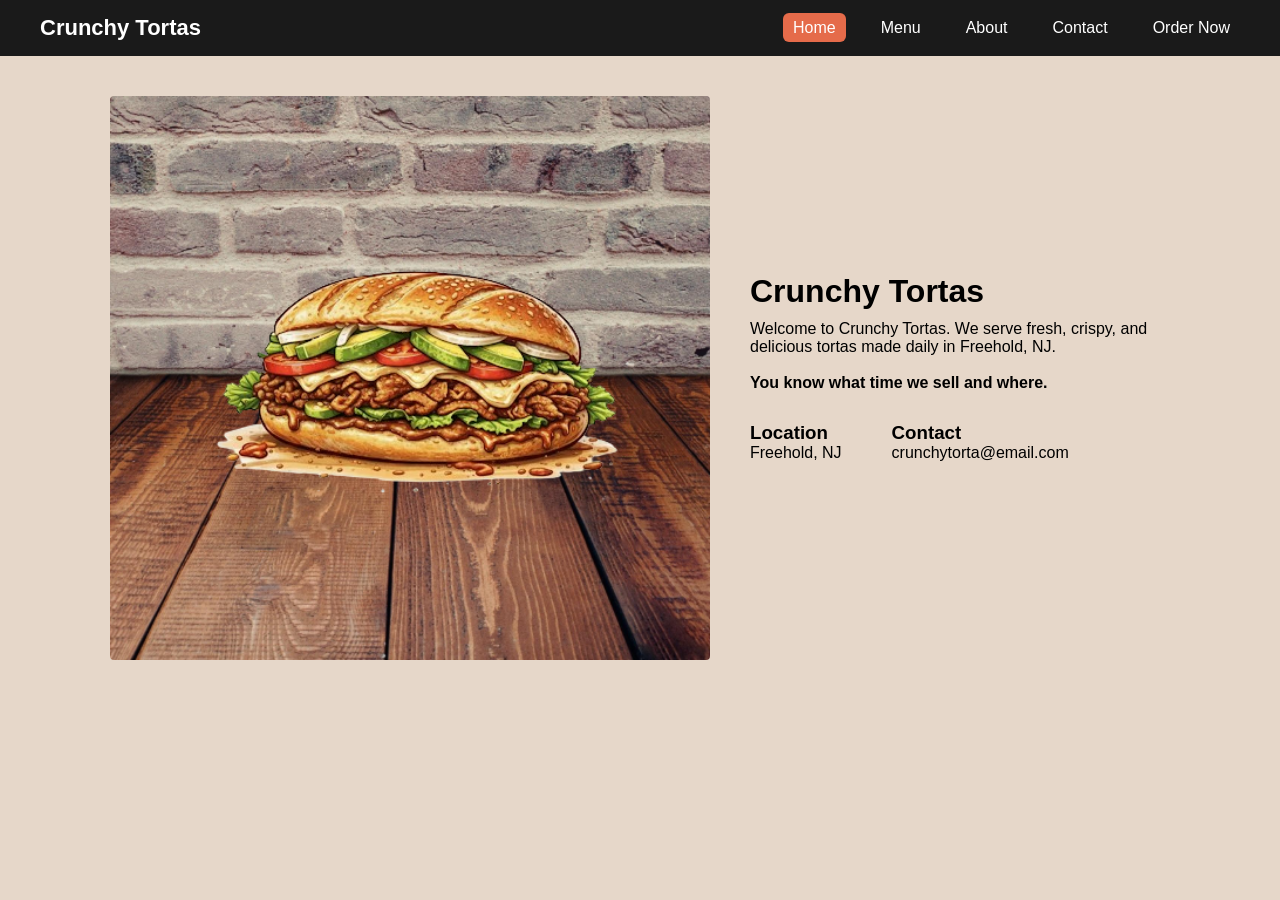
<file: index.html>
<!DOCTYPE html>
<html lang="en">
<head>
<meta charset="UTF-8">
<meta name="viewport" content="width=device-width, initial-scale=1.0">
<title>Crunchy Torta</title>
<link rel="stylesheet" href="css/style.css">
</head>
<body>


<!-- NAVBAR -->
<nav class="navbar">

    <div class="logo">Crunchy Tortas</div>

    <ul class="nav-links">
        <li><a href="index.html" class="active">Home</a></li>
        <li><a href="menu.html">Menu</a></li>
        <li><a href="about.html">About</a></li>
        <li><a href="contact.html">Contact</a></li>
        <li><a href="https://docs.google.com/forms/d/e/1FAIpQLScVxSQg_sVmKnkpH5syjlXkWMw0edxOTqXch2ginjQh9Cq2MA/viewform">Order Now</a></li>
    </ul>

</nav>


<!-- HOME PAGE CONTENT -->
<div class="home-container">

    <div class="home-main">

        <!-- LEFT IMAGE -->
        <img src="img/First_Responsive_Website_Project__Feb_19__2026_at_10_08_AM_-removebg-preview.png" alt="Torta Image">

        <!-- RIGHT SIDE -->
        <div class="home-content">

            <h1>Crunchy Tortas</h1>

            <p>
                Welcome to Crunchy Tortas. We serve fresh, crispy, and delicious tortas made daily in Freehold, NJ.
                <br>
                <br>
            <strong>You know what time we sell and where.</strong>
            </p>

            <div class="info">

                <div>
                    <h3>Location</h3>
                    <p>Freehold, NJ</p>
                </div>

                <div>
                    <h3>Contact</h3>
                    <p>crunchytorta@email.com</p>
                </div>

            </div>

        </div>

    </div>

</div>

</body>
</html>
</file>
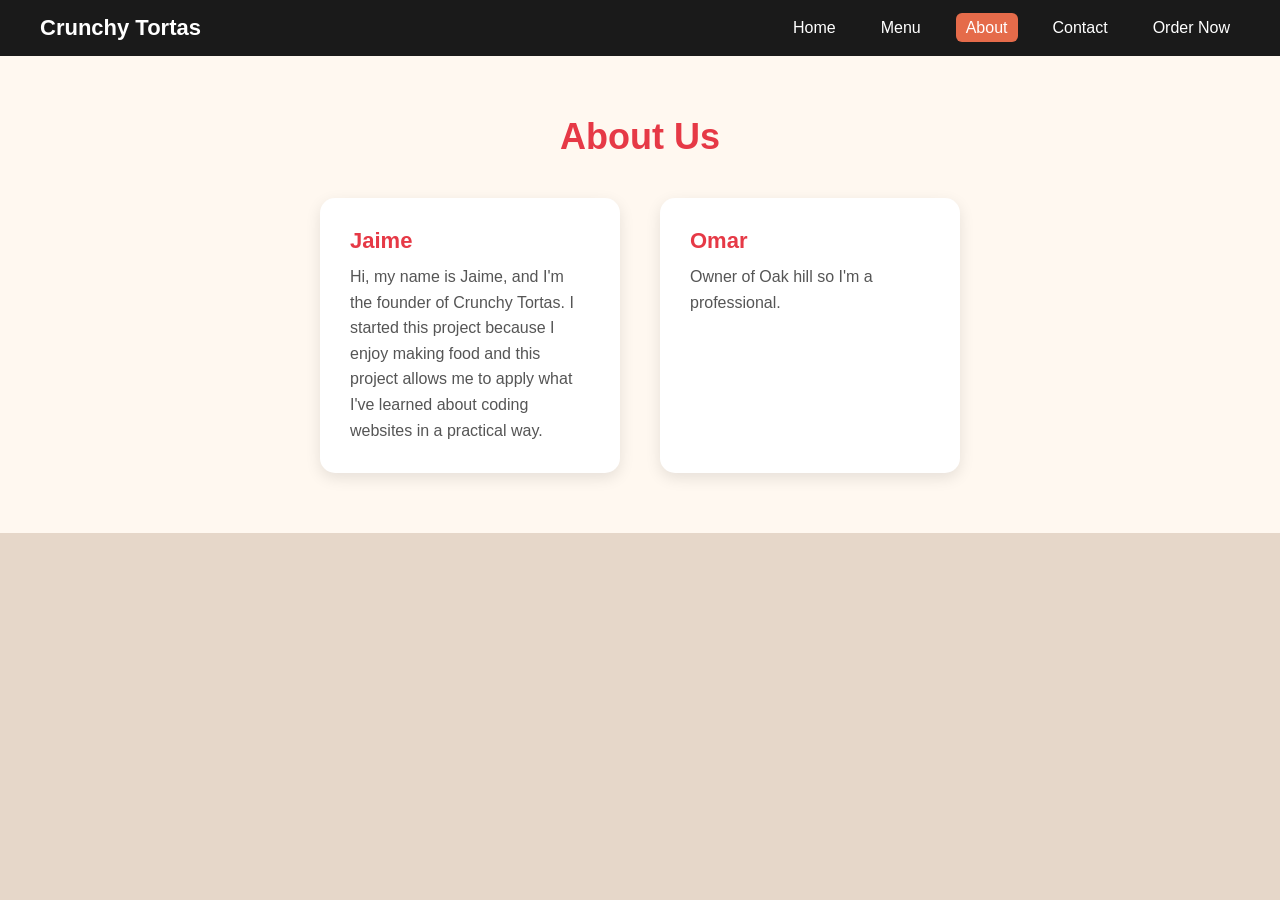
<file: about.html>
<!DOCTYPE html>
<html lang="en">

<head>
    <meta charset="UTF-8">
    <meta name="viewport" content="width=device-width, initial-scale=1.0">
    <title>About Us | Crunchy Tortas</title>
    <link rel="stylesheet" href="css/style.css">
</head>

<body>

    <header>
        <nav class="navbar">
            <h1 class="logo">Crunchy Tortas</h1>
            <ul class="nav-links">
                <li><a href="index.html">Home</a></li>
                <li><a href="menu.html">Menu</a></li>
                <li><a href="about.html" class="active">About</a></li>
                <li><a href="contact.html">Contact</a></li>
                <li><a href="https://docs.google.com/forms/d/e/1FAIpQLScVxSQg_sVmKnkpH5syjlXkWMw0edxOTqXch2ginjQh9Cq2MA/viewform">Order Now</a></li>
            </ul>
        </nav>
    </header>

    <section class="about-section">

        <h2 class="about-title">About Us</h2>

        <div class="about-container">

            <div class="about-card">
                <h3>Jaime</h3>
                <p>
                    Hi, my name is Jaime, and I'm the founder of Crunchy Tortas. I started this project because I enjoy
                    making food and this project allows
                    me to apply what I've learned about coding websites in a practical way.
                </p>
            </div>

            <div class="about-card">
                <h3>Omar</h3>
                <p>
                    Owner of Oak hill so I'm a professional.
                </p>
            </div>

        </div>

    </section>

</body>

</html>
</file>
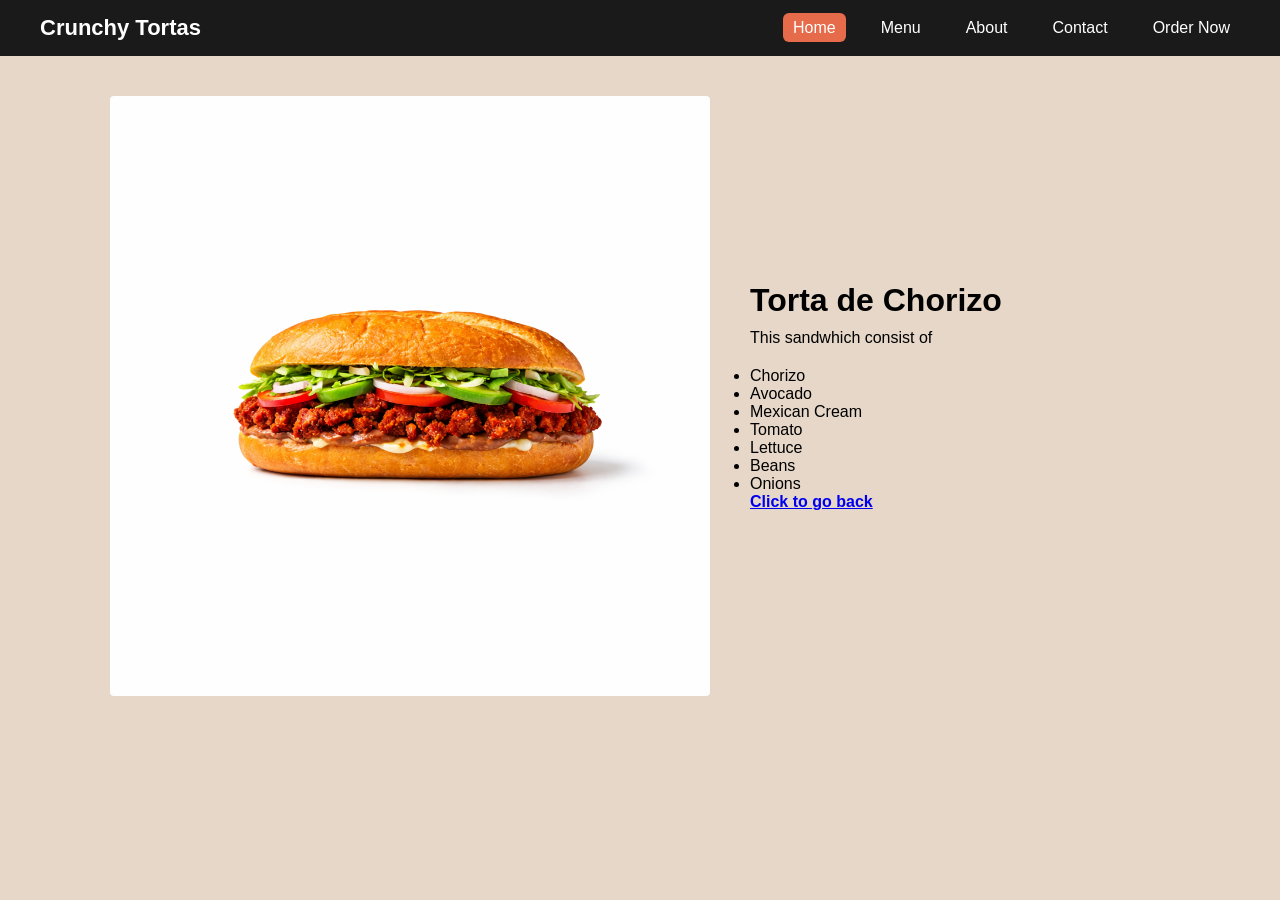
<file: aboutchorizo.html>
<!DOCTYPE html>
<html lang="en">
<head>
<meta charset="UTF-8">
<meta name="viewport" content="width=device-width, initial-scale=1.0">
<title>Crunchy Torta</title>
<link rel="stylesheet" href="css/style.css">
</head>
<body>


<!-- NAVBAR -->
<nav class="navbar">

    <div class="logo">Crunchy Tortas</div>

    <ul class="nav-links">
        <li><a href="index.html" class="active">Home</a></li>
        <li><a href="menu.html">Menu</a></li>
        <li><a href="about.html">About</a></li>
        <li><a href="contact.html">Contact</a></li>
        <li><a href="https://docs.google.com/forms/d/e/1FAIpQLScVxSQg_sVmKnkpH5syjlXkWMw0edxOTqXch2ginjQh9Cq2MA/viewform">Order Now</a></li>
    </ul>

</nav>


<!-- HOME PAGE CONTENT -->
<div class="home-container">

    <div class="home-main">

        <!-- LEFT IMAGE -->
        <img src="img/torta de chorizo.png" alt="Torta de Chorizo">

        <!-- RIGHT SIDE -->
        <div class="home-content">

            <h1>Torta de Chorizo</h1>
            <p> This sandwhich consist of </p>
            <ul>
                <li>Chorizo</li>
                <li>Avocado</li>
                <li>Mexican Cream</li>
                <li>Tomato</li>
                <li>Lettuce</li>
                 <li>Beans</li>
                   <li>Onions</li>
            </ul>
            <a href="menu.html"><strong>Click to go back</strong></a>

        </div>

    </div>

</div>

</body>
</html>
</file>
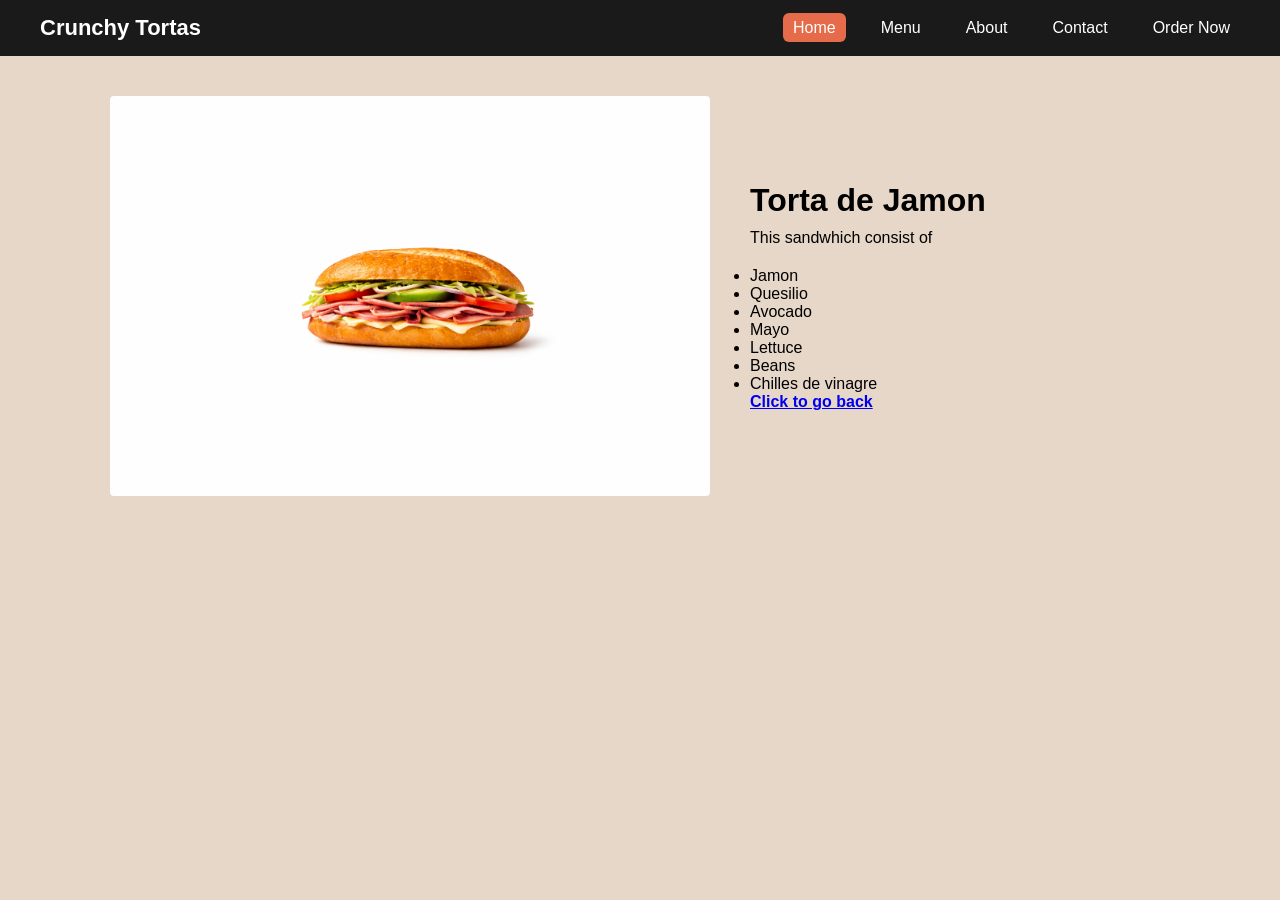
<file: aboutjamon.html>
<!DOCTYPE html>
<html lang="en">
<head>
<meta charset="UTF-8">
<meta name="viewport" content="width=device-width, initial-scale=1.0">
<title>Crunchy Torta</title>
<link rel="stylesheet" href="css/style.css">
</head>
<body>


<!-- NAVBAR -->
<nav class="navbar">

    <div class="logo">Crunchy Tortas</div>

    <ul class="nav-links">
        <li><a href="index.html" class="active">Home</a></li>
        <li><a href="menu.html">Menu</a></li>
        <li><a href="about.html">About</a></li>
        <li><a href="contact.html">Contact</a></li>
        <li><a href="https://docs.google.com/forms/d/e/1FAIpQLScVxSQg_sVmKnkpH5syjlXkWMw0edxOTqXch2ginjQh9Cq2MA/viewform">Order Now</a></li>
    </ul>

</nav>


<!-- HOME PAGE CONTENT -->
<div class="home-container">

    <div class="home-main">

        <!-- LEFT IMAGE -->
        <img src="img/torta de jamon.png" alt="Torta de jamon">

        <!-- RIGHT SIDE -->
        <div class="home-content">

            <h1>Torta de Jamon</h1>
            <p> This sandwhich consist of </p>
            <ul>
                <li>Jamon</li>
                <li>Quesilio</li>
                <li>Avocado</li>
                <li>Mayo</li>
                <li>Lettuce</li>
                 <li>Beans</li>
                <li>Chilles de vinagre</li>
            </ul>
             <a href="menu.html"><strong>Click to go back</strong></a>

        </div>

    </div>

</div>

</body>
</html>
</file>
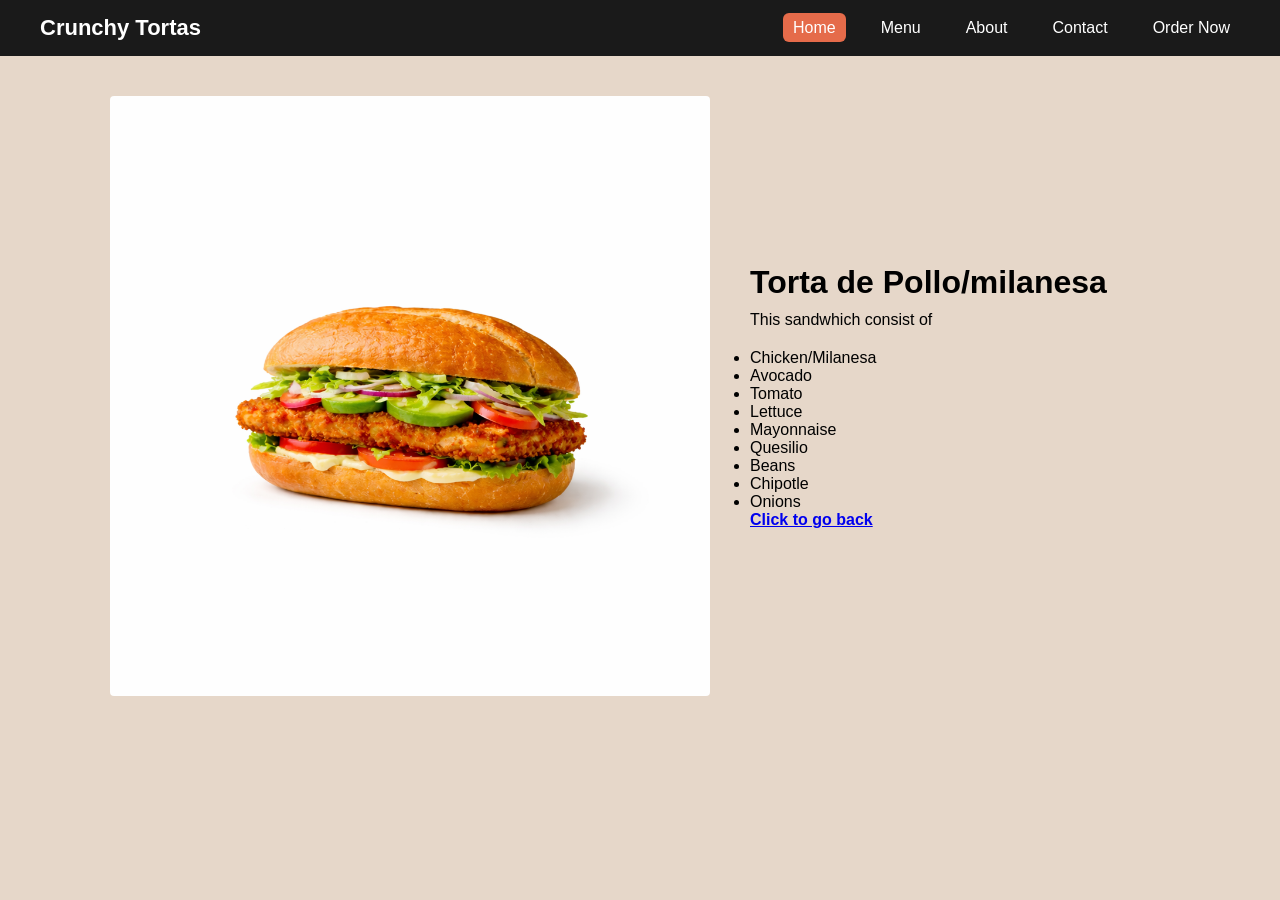
<file: aboutpollo.html>
<!DOCTYPE html>
<html lang="en">
<head>
<meta charset="UTF-8">
<meta name="viewport" content="width=device-width, initial-scale=1.0">
<title>Crunchy Torta</title>
<link rel="stylesheet" href="css/style.css">
</head>
<body>


<!-- NAVBAR -->
<nav class="navbar">

    <div class="logo">Crunchy Tortas</div>

    <ul class="nav-links">
        <li><a href="index.html" class="active">Home</a></li>
        <li><a href="menu.html">Menu</a></li>
        <li><a href="about.html">About</a></li>
        <li><a href="contact.html">Contact</a></li>
        <li><a href="https://docs.google.com/forms/d/e/1FAIpQLScVxSQg_sVmKnkpH5syjlXkWMw0edxOTqXch2ginjQh9Cq2MA/viewform">Order Now</a></li>
    </ul>

</nav>


<!-- HOME PAGE CONTENT -->
<div class="home-container">

    <div class="home-main">

        <!-- LEFT IMAGE -->
        <img src="img/torta  pollo.png" alt="Torta Image">

        <!-- RIGHT SIDE -->
        <div class="home-content">

            <h1>Torta de Pollo/milanesa</h1>
            <p> This sandwhich consist of </p>
            <ul>
                <li>Chicken/Milanesa</li>
                <li>Avocado</li>
                <li>Tomato</li>
                <li>Lettuce</li>
                <li>Mayonnaise</li>
                <li>Quesilio</li>
                 <li>Beans</li>
                  <li>Chipotle</li>
                   <li>Onions</li>
            </ul>
             <a href="menu.html"><strong>Click to go back</strong></a>

        </div>

    </div>

</div>

</body>
</html>
</file>
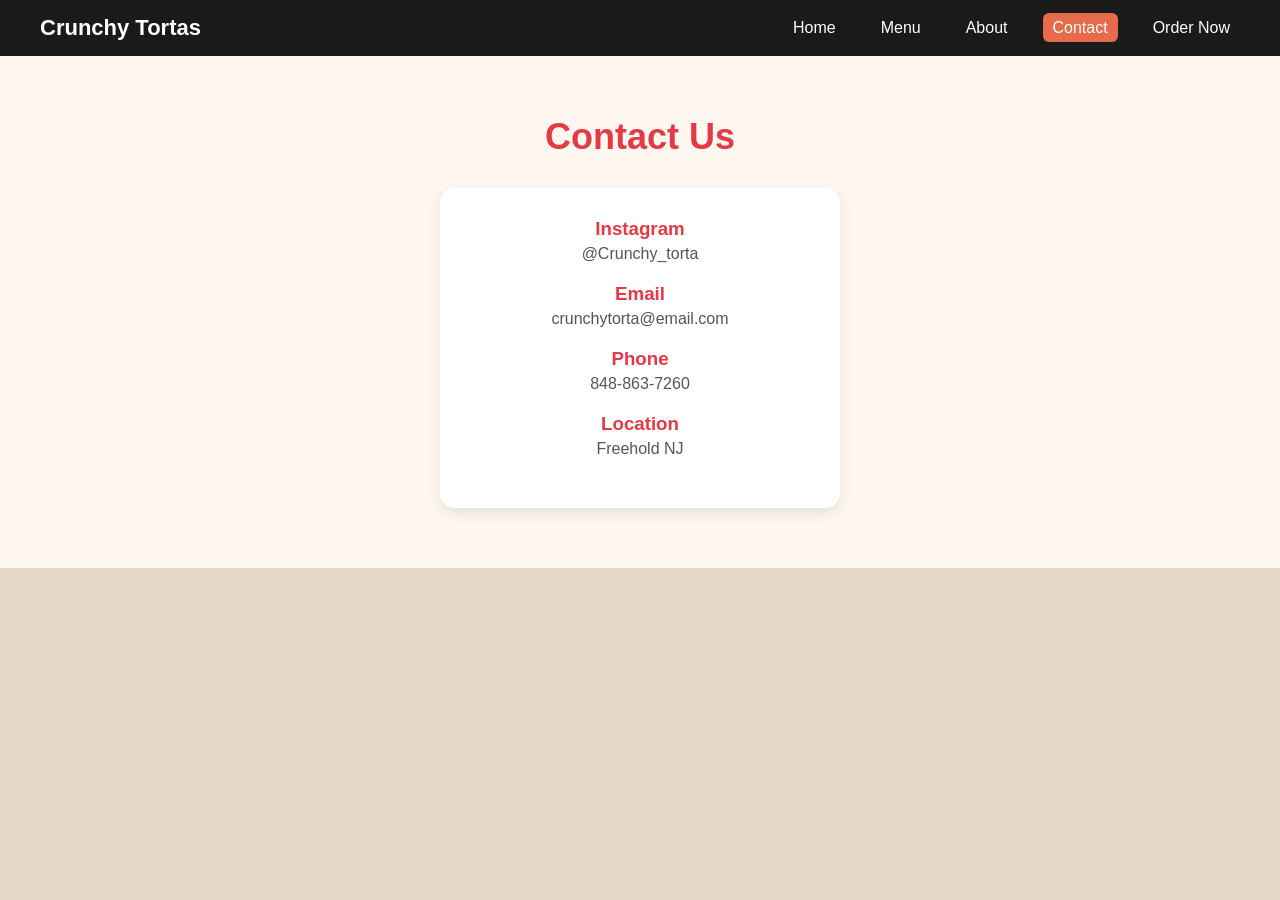
<file: contact.html>
<!DOCTYPE html>
<html lang="en">
<head>
    <meta charset="UTF-8">
    <meta name="viewport" content="width=device-width, initial-scale=1.0">
    <title>Contact | Crunchy Tortas</title>
    <link rel="stylesheet" href="css/style.css">
</head>
<body>

<header>
    <nav class="navbar">
        <h1 class="logo">Crunchy Tortas</h1>
        <ul class="nav-links">
            <li><a href="index.html">Home</a></li>
            <li><a href="menu.html">Menu</a></li>
            <li><a href="about.html">About</a></li>
            <li><a href="contact.html" class="active">Contact</a></li>
            <li><a href="https://docs.google.com/forms/d/e/1FAIpQLScVxSQg_sVmKnkpH5syjlXkWMw0edxOTqXch2ginjQh9Cq2MA/viewform">Order Now</a></li>
        </ul>
    </nav>
</header>

<section class="contact-section">

    <h2 class="contact-title">Contact Us</h2>

    <div class="contact-box">

        <div class="contact-row">
            <h3>Instagram</h3>
            <p>@Crunchy_torta</p>
        </div>

        <div class="contact-row">
            <h3>Email</h3>
            <p>crunchytorta@email.com</p>
        </div>

        <div class="contact-row">
            <h3>Phone</h3>
            <p>848-863-7260</p>
        </div>

        <div class="contact-row">
            <h3>Location</h3>
            <p>Freehold NJ</p>
        </div>

    </div>

</section>

</body>
</html>
</file>
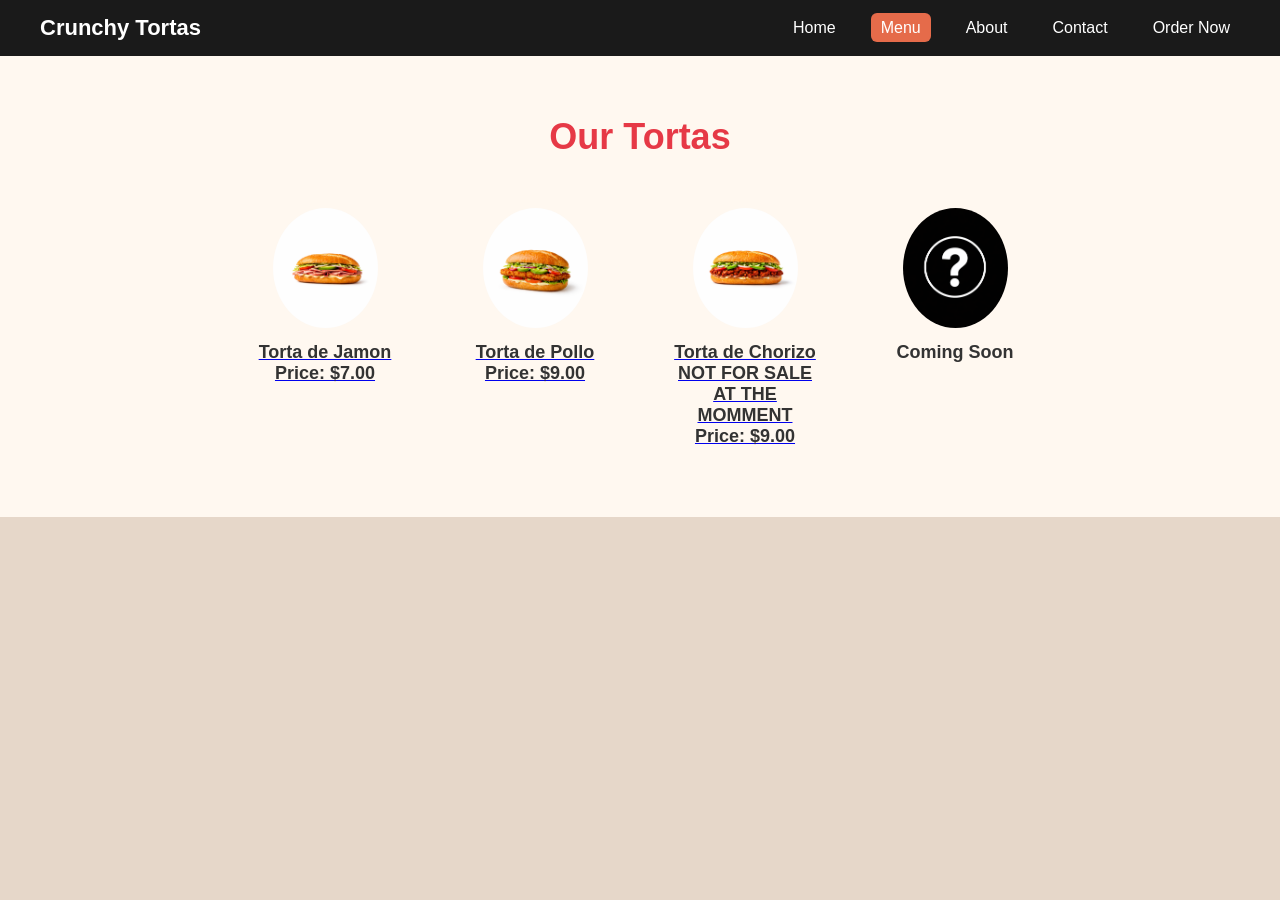
<file: menu.html>
<!DOCTYPE html>
<html lang="en">

<head>
    <meta charset="UTF-8">
    <meta name="viewport" content="width=device-width, initial-scale=1.0">
    <title>Menu | Crunchy Tortas</title>
    <link rel="stylesheet" href="css/style.css">
</head>

<body>

    <header>
        <nav class="navbar">
            <h1 class="logo">Crunchy Tortas</h1>
            <ul class="nav-links">
                <li><a href="index.html">Home</a></li>
                <li><a href="menu.html" class="active">Menu</a></li>
                <li><a href="about.html">About</a></li>
                <li><a href="contact.html">Contact</a></li>
                <li><a href="https://docs.google.com/forms/d/e/1FAIpQLScVxSQg_sVmKnkpH5syjlXkWMw0edxOTqXch2ginjQh9Cq2MA/viewform">Order Now</a></li>
            </ul>
        </nav>
    </header>

    <section class="menu-section">

        <h2 class="menu-title">Our Tortas</h2>

        <div class="menu-grid">

            <a href="aboutjamon.html" class="menu-item">
                <img src="img/torta de jamon.png" alt="Torta de jamon">
                <h3>Torta de Jamon</h3>
                <h3>Price: $7.00</h3>
            </a>

            <a href="aboutpollo.html" class="menu-item">
                <img src="img/torta  pollo.png" alt="Torta Pollo">
                <h3>Torta de Pollo</h3>
                <h3>Price: $9.00</h3>
            </a>

            <a href="aboutchorizo.html" class="menu-item">
                <img src="img/torta de chorizo.png" alt="Torta de Chorizo">
                <h3>Torta de Chorizo <strong>NOT FOR SALE AT THE MOMMENT</strong></h3>
                <h3>Price: $9.00</h3>
            </a>

            <div class="menu-item">
                <img src="img/question.png" alt="Coming Soon">
                <h3>Coming Soon</h3>
            </div>

        </div>

    </section>

</body>

</html>
</file>
<file: css/style.css>
/* Reset */
* {
    margin: 0;
    padding: 0;
    box-sizing: border-box;
}

/* Body */
body {
    font-family: Arial, sans-serif;
    background-color: #e6d7c9;
}

/* Navbar */
.navbar {
    display: flex;
    justify-content: space-between;
    align-items: center;
    padding: 15px 40px;
    background-color: #1a1a1a;
}

/* Logo */
.logo {
    color: white;
    font-size: 22px;
    font-weight: bold;
}

/* Links container */
.nav-links {
    list-style: none;
    display: flex;
    gap: 25px;
}

/* Links */
.nav-links a {
    text-decoration: none;
    color: white;
    font-size: 16px;
    padding: 6px 10px;
    border-radius: 6px;
    transition: all 0.3s ease;
}

/* Hover effect */
.nav-links a:hover {
    background-color: #e56b4a;
    color: white;
    transform: translateY(-2px);
}

/* Active page */
.nav-links a.active {
    background-color: #e56b4a;
}

/* Container */
.container {
    padding: 40px;
}

/* Mobile */
@media (max-width: 700px) {
    .navbar {
        flex-direction: column;
        gap: 10px;
    }

    .nav-links {
        flex-direction: column;
        align-items: center;
    }
}


.home-container {
    max-width: 1100px;
    margin: auto;
    padding: 40px 20px;
}

/* Layout row */
.home-main {
    display: flex;
    gap: 40px;
    align-items: center;
}

/* Left image */
.home-main img {
    width: 600px;
    max-width: 100%;
    border-radius: 4px;
}

/* Right content */
.home-content {
    max-width: 400px;
}

/* Title */
.home-content h1 {
    font-size: 32px;
    margin-bottom: 10px;
}

/* Text */
.home-content p {
    margin-bottom: 20px;
}

/* Info section */
.info {
    display: flex;
    gap: 50px;
    margin-top: 30px;
}

/* Mobile */
@media (max-width: 800px) {
    .home-main {
        flex-direction: column;
    }
}
/* MENU SECTION */

.menu-section {
    padding: 60px 20px;
    text-align: center;
    background: #fff8f0;
}

.menu-title {
    font-size: 36px;
    margin-bottom: 40px;
    color: #e63946;
}

/* GRID */

.menu-grid {
    display: grid;
    grid-template-columns: repeat(auto-fit, minmax(140px, 1fr));
    gap: 40px;
    max-width: 800px;
    margin: auto;
}

/* ICON ONLY — NO BACKGROUND */

.menu-item {
    padding: 10px;
    cursor: pointer;
    transition: all 0.3s ease;
    background: transparent;
    border-radius: 0;
    box-shadow: none;
}

/* IMAGE ICON */

.menu-item img {
    width: 120px;
    height: 120px;
    object-fit: cover;
    border-radius: 50%;
    margin-bottom: 10px;
    transition: transform 0.3s ease;
}

/* TITLE */

.menu-item h3 {
    font-size: 18px;
    color: #333;
    font-weight: 600;
}

/* HOVER EFFECT */

.menu-item:hover {
    transform: translateY(-8px);
}

.menu-item:hover img {
    transform: scale(1.15);
}

/* MOBILE */

@media (max-width: 600px) {

    .menu-item img {
        width: 95px;
        height: 95px;
    }

    .menu-title {
        font-size: 28px;
    }

}

/* ABOUT PAGE */

.about-section {
    padding: 60px 20px;
    background: #fff8f0;
    text-align: center;
}

.about-title {
    font-size: 36px;
    color: #e63946;
    margin-bottom: 40px;
}

/* CONTAINER */

.about-container {
    display: flex;
    justify-content: center;
    gap: 40px;
    flex-wrap: wrap;
}

/* CARD */

.about-card {
    background: white;
    padding: 30px;
    border-radius: 15px;
    width: 300px;
    text-align: left;
    box-shadow: 0 5px 15px rgba(0,0,0,0.1);
    transition: transform 0.3s ease;
}

.about-card:hover {
    transform: translateY(-5px);
}

/* NAME */

.about-card h3 {
    color: #e63946;
    margin-bottom: 10px;
    font-size: 22px;
}

/* TEXT */

.about-card p {
    color: #555;
    line-height: 1.6;
}

/* MOBILE */

@media (max-width: 600px) {

    .about-title {
        font-size: 28px;
    }

    .about-card {
        width: 90%;
    }

}

/* SIMPLE CONTACT PAGE */

.contact-section {
    padding: 60px 20px;
    background: #fff8f0;
    text-align: center;
}

.contact-title {
    font-size: 36px;
    color: #e63946;
    margin-bottom: 30px;
}

/* BOX */

.contact-box {
    max-width: 400px;
    margin: auto;
    background: white;
    padding: 30px;
    border-radius: 15px;
    box-shadow: 0 5px 15px rgba(0,0,0,0.1);
}

/* ROWS */

.contact-row {
    margin-bottom: 20px;
}

.contact-row h3 {
    color: #e63946;
    margin-bottom: 5px;
}

.contact-row p {
    color: #555;
    font-size: 16px;
}

/* MOBILE */

@media (max-width: 600px) {

    .contact-title {
        font-size: 28px;
    }

}

img{
    max-width: 70%;
    height:auto;
}
</file>
